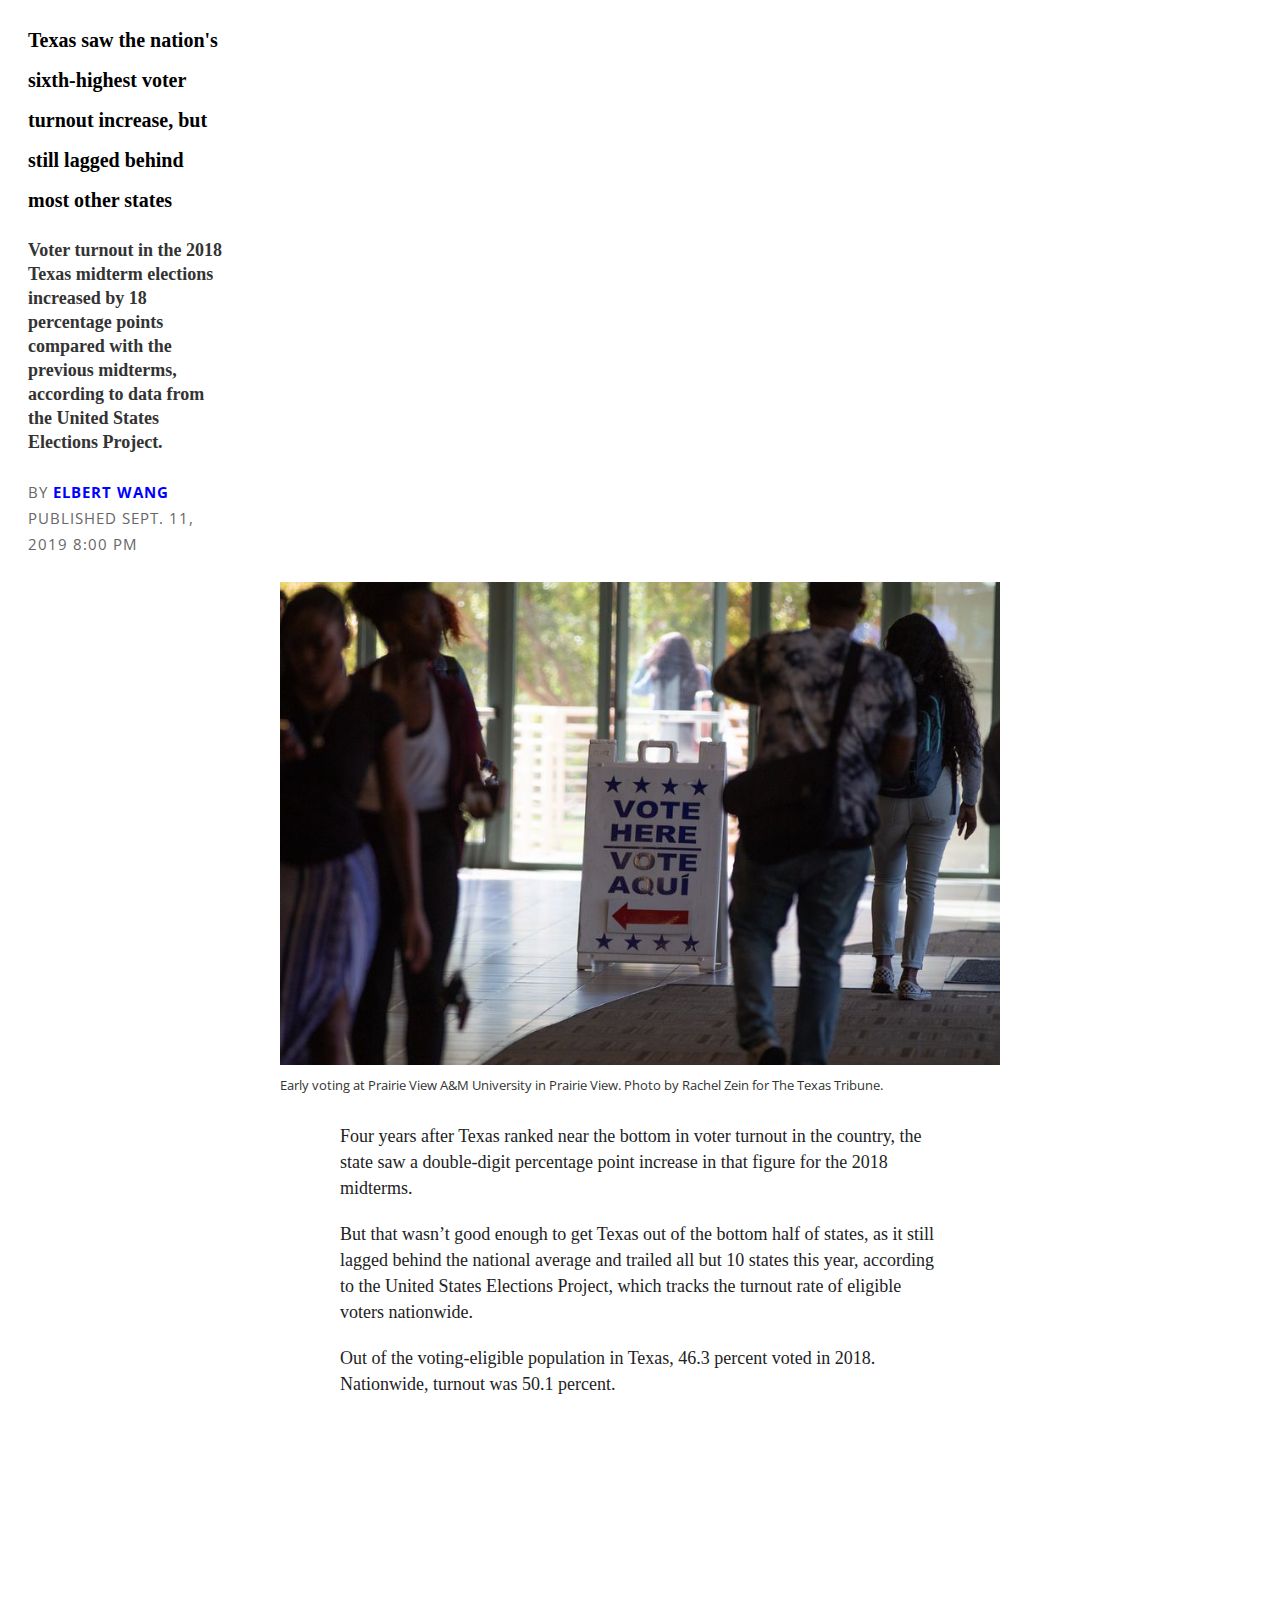
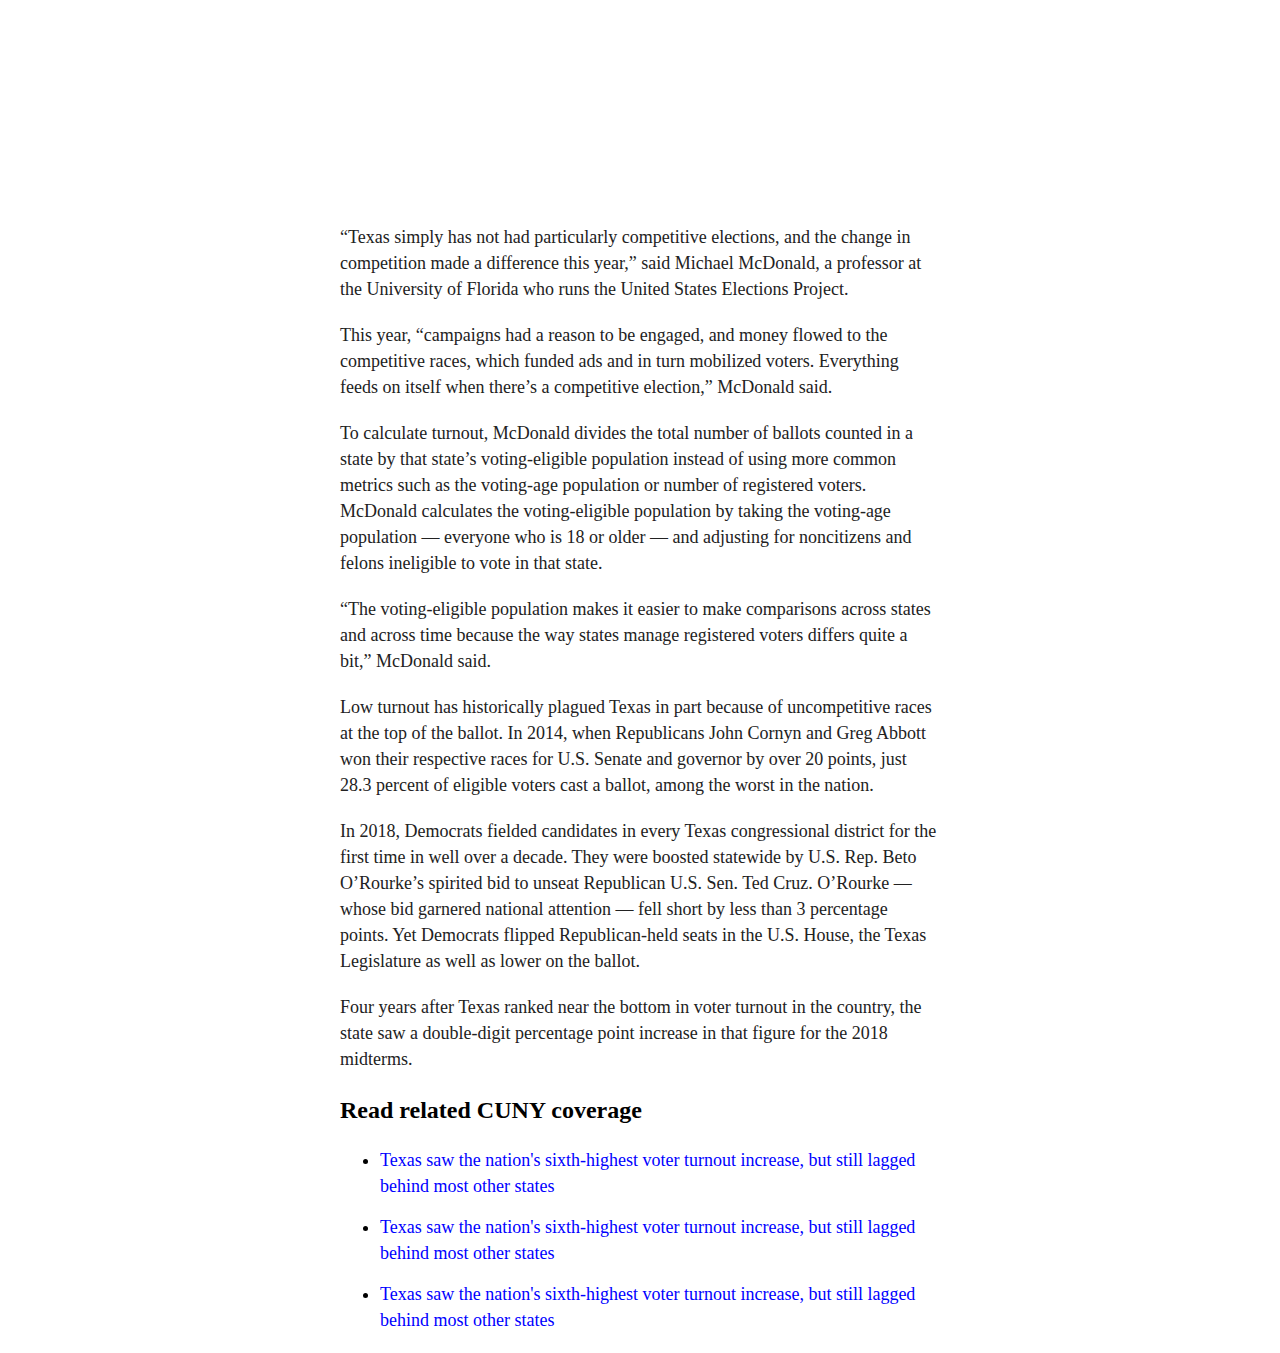
<file: completed.html>
<!DOCTYPE html>
<html>

<head>
    <meta charset="UTF-8">
    <meta name="viewport" content="width=device-width,initial-scale=1">
    <title></title>
    <meta name="author" content="name">
    <meta name="description" content="description here">
    <meta name="keywords" content="keywords,here">
    <link rel="shortcut icon" href="favicon.ico" type="image/vnd.microsoft.icon">
    <link href="https://fonts.googleapis.com/css?family=Open+Sans:400,700|PT+Serif:400,700&display=swap" rel="stylesheet">
    <link rel="stylesheet" href="styles.css" type="text/css">
</head>

<body>
    <main>
        <article>
            <div class="article-hed">
                <h1 class="hed">
                    Texas saw the nation's sixth-highest voter turnout increase, but still lagged behind most other states
                </h1>
                <h3 class="dek">
                    Voter turnout in the 2018 Texas midterm elections increased by 18 percentage points compared with the previous midterms, according to data from the United States Elections Project.
                </h3>
                <h5 class="byline">
                    By <span class="name"><a href="https://twitter.com/elbertwang1">Elbert Wang</a></span>
                    <time class="pub-date" datetime="2019-09-11 20:00">
                        Published Sept. 11, 2019 8:00 PM
                    </time>
                </h5>
            </div>
            <div class="article-photo">
                <img class="photo" src="images/earlyvoting.jpg">
                <p class="photo-caption">Early voting at Prairie View A&M University in Prairie View. Photo by Rachel Zein for The Texas Tribune.</p>
            </div>
            <div class="article-copy">
                <p class="copy">Four years after Texas ranked near the bottom in voter turnout in the country, the state saw a double-digit percentage point increase in that figure for the 2018 midterms.
                </p>
                <p class="copy">But that wasn’t good enough to get Texas out of the bottom half of states, as it still lagged behind the national average and trailed all but 10 states this year, according to the United States Elections Project, which tracks the turnout rate of eligible voters nationwide.
                </p>
                <p class="copy">Out of the voting-eligible population in Texas, 46.3 percent voted in 2018. Nationwide, turnout was 50.1 percent.
                </p>
                <iframe title="Voter turnout" aria-label="USA states choropleth map" id="datawrapper-chart-6ISWt" src="//datawrapper.dwcdn.net/6ISWt/1/" scrolling="no" frameborder="0" style="width: 0; min-width: 100% !important; border: none;" height="400"></iframe>
                <script type="text/javascript">
                ! function() {
                    "use strict";
                    window.addEventListener("message", function(a) {
                        if (void 0 !== a.data["datawrapper-height"])
                            for (var e in a.data["datawrapper-height"]) {
                                var t = document.getElementById("datawrapper-chart-" + e) || document.querySelector("iframe[src*='" + e + "']");
                                t && (t.style.height = a.data["datawrapper-height"][e] + "px")
                            }
                    })
                }();
                </script>
                <p class="copy">“Texas simply has not had particularly competitive elections, and the change in competition made a difference this year,” said Michael McDonald, a professor at the University of Florida who runs the United States Elections Project.
                </p>
                <p class="copy">This year, “campaigns had a reason to be engaged, and money flowed to the competitive races, which funded ads and in turn mobilized voters. Everything feeds on itself when there’s a competitive election,” McDonald said.
                </p>
                <p class="copy">To calculate turnout, McDonald divides the total number of ballots counted in a state by that state’s voting-eligible population instead of using more common metrics such as the voting-age population or number of registered voters. McDonald calculates the voting-eligible population by taking the voting-age population — everyone who is 18 or older — and adjusting for noncitizens and felons ineligible to vote in that state.
                </p>
                <p class="copy">“The voting-eligible population makes it easier to make comparisons across states and across time because the way states manage registered voters differs quite a bit,” McDonald said.
                </p>
                <p class="copy">Low turnout has historically plagued Texas in part because of uncompetitive races at the top of the ballot. In 2014, when Republicans John Cornyn and Greg Abbott won their respective races for U.S. Senate and governor by over 20 points, just 28.3 percent of eligible voters cast a ballot, among the worst in the nation.
                </p>
                <p class="copy">In 2018, Democrats fielded candidates in every Texas congressional district for the first time in well over a decade. They were boosted statewide by U.S. Rep. Beto O’Rourke’s spirited bid to unseat Republican U.S. Sen. Ted Cruz. O’Rourke — whose bid garnered national attention — fell short by less than 3 percentage points. Yet Democrats flipped Republican-held seats in the U.S. House, the Texas Legislature as well as lower on the ballot.
                </p>
                <p class="copy">Four years after Texas ranked near the bottom in voter turnout in the country, the state saw a double-digit percentage point increase in that figure for the 2018 midterms.
                </p>
            </div>
            <div class="related-stories">
                <p class="read-more"><b>Read related CUNY coverage</b></p>
                <ul>
                    <li><a href="https://jour71105.github.io/my-first-article/completed.html">Texas saw the nation's sixth-highest voter turnout increase, but still lagged behind most other states</a></li>
                    <li><a href="https://jour71105.github.io/my-first-article/completed.html">Texas saw the nation's sixth-highest voter turnout increase, but still lagged behind most other states</a></li>
                    <li><a href="https://jour71105.github.io/my-first-article/completed.html">Texas saw the nation's sixth-highest voter turnout increase, but still lagged behind most other states</a></li>
                </ul>
            </div>
        </article>
    </main>
</body>

</html>
</file>
<file: styles.css>
body {
    font-family: "Times New Roman";
    font-size: 18px;
    line-height: 26px;
}

.article-hed {
    : "Times New Roman";
    max-width: 200px;
    margin: 20px;
}

.hed {
    line-height: 40px;
    font-size: 20px;
    /*font-weight: 400;*/
}

.dek {
    font-family: "Arial"
        font-weight: 400;
    font-size: 18px;
    line-height: 24px;
    color: #333;
}

.byline {
    font-family: "Open Sans";
    text-transform: uppercase;
    font-weight: 400;
    letter-spacing: 1px;
    color: #666;
}

.byline .name {
    font-weight: 700;
    padding: 0 10px 0 0;
}

.pub-date {}

.article-photo {
    max-width: 720px;
    margin: auto;
}

.photo {
    width: 100%;
}

.photo-caption {
    margin: 0;
    font-family: "Open Sans";
    font-size: 13px;
    color: #333;
}

.article-copy {
    max-width: 600px;
    margin: 25px auto 25px auto;
}

.copy {
    margin: 0 auto 20px auto;
    color: #222;
}

.related-stories {
    max-width: 600px;
    margin: 20px auto 20px auto;
}

.related-stories ul li {
    margin: 0 0 15px 0;
}

.read-more {
    font-size: 24px;
}

a {
    color: inherit;
    text-decoration: none;
    color: blue;
}

a:hover {
    text-decoration: underline;
}
</file>
